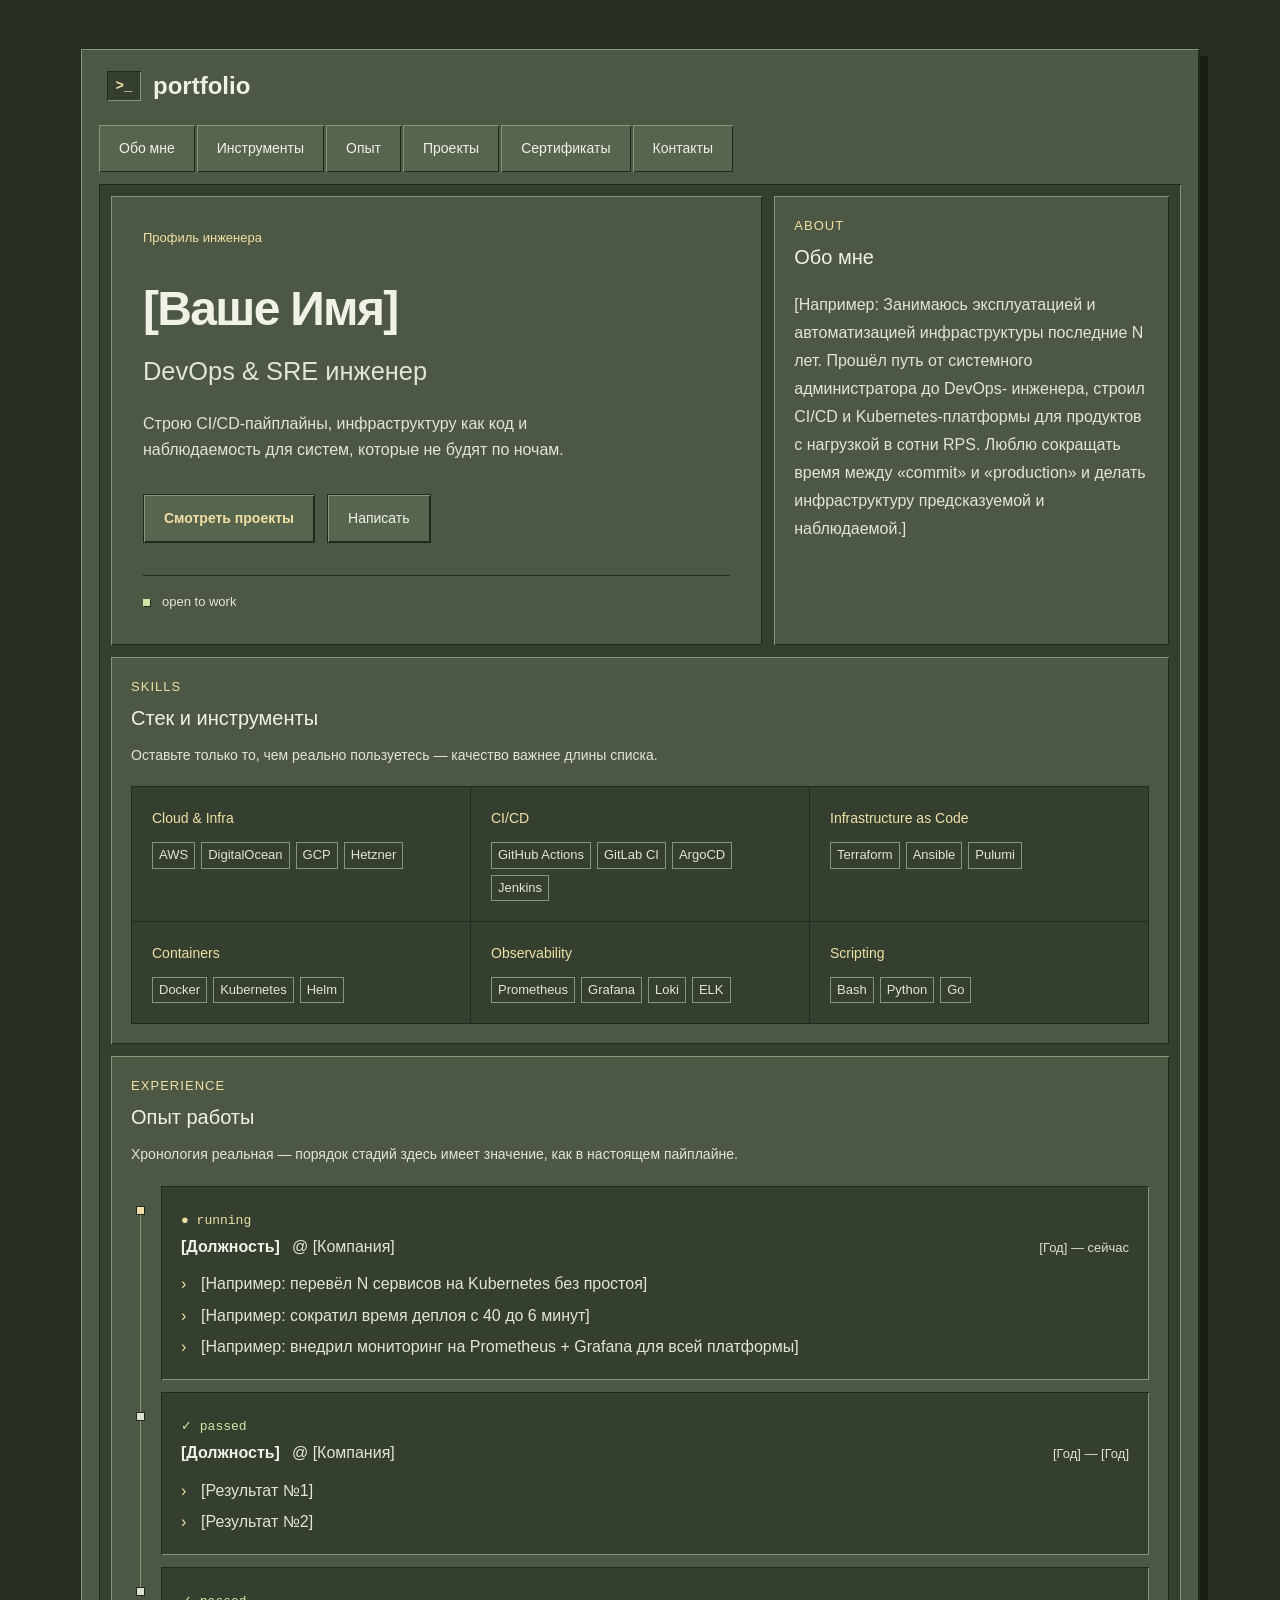
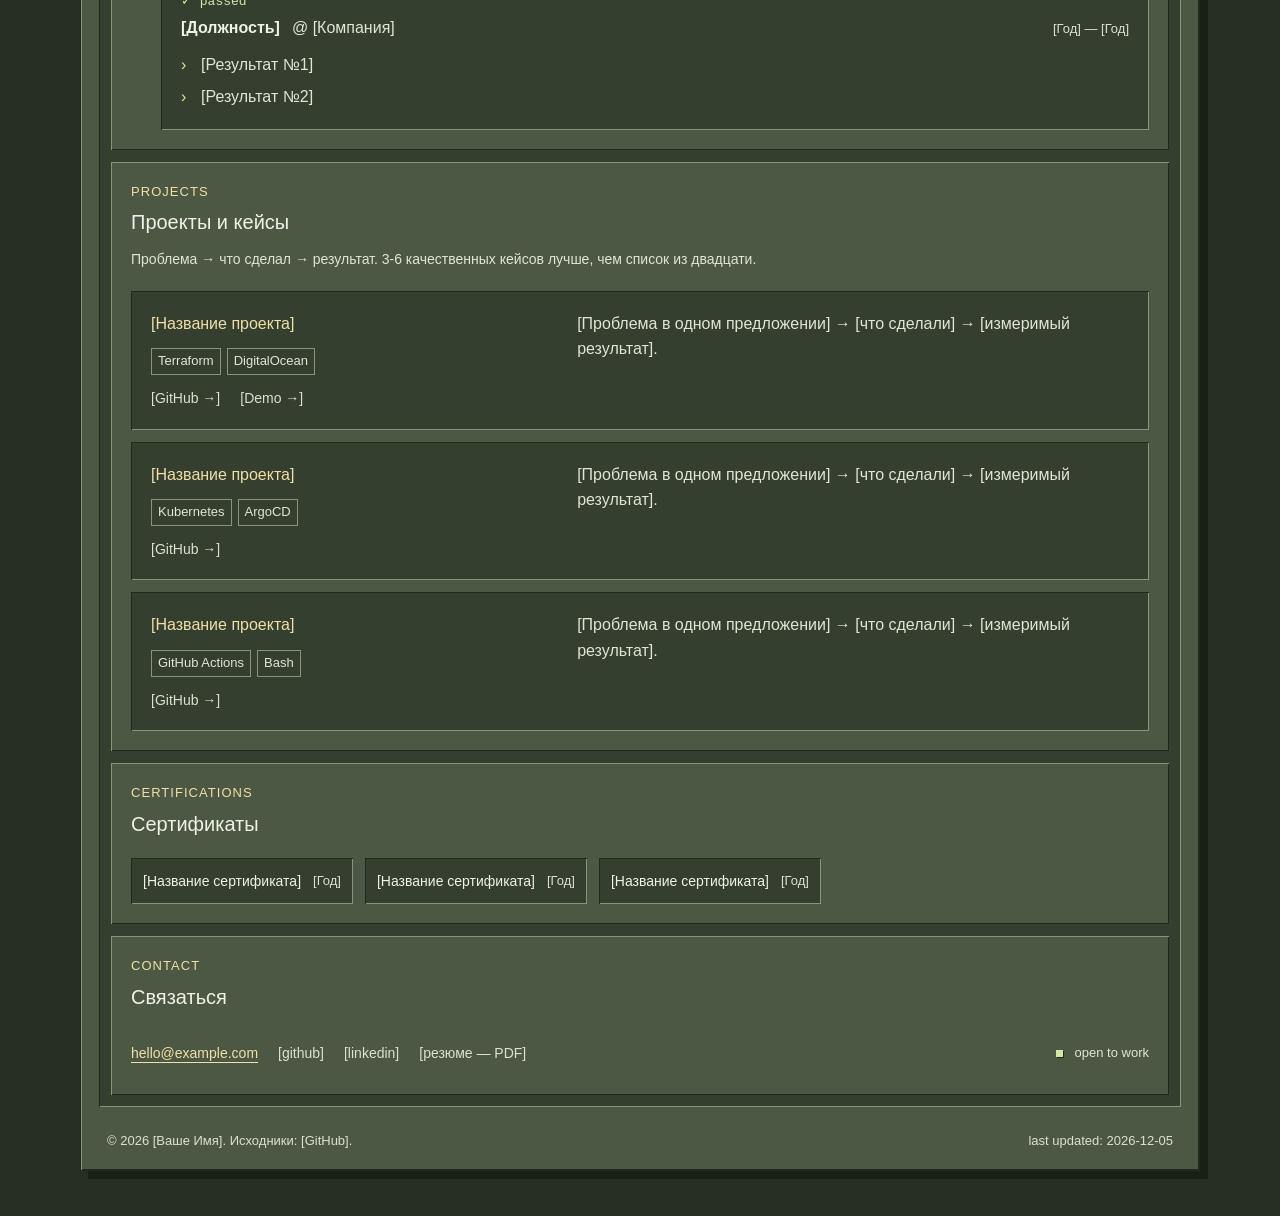
<file: docs/index.html>
<!DOCTYPE html>
<html lang="ru">
<head>
  <meta charset="UTF-8">
  <meta name="viewport" content="width=device-width, initial-scale=1.0">
  <title>[Ваше Имя] — DevOps / SRE инженер</title>
  <meta name="description" content="Портфолио [Ваше Имя] — DevOps-инженер: CI/CD, Kubernetes, Terraform, облачная инфраструктура.">
  <meta name="theme-color" content="#4c5844">

  <!-- Open Graph / соцсети -->
  <meta property="og:title" content="[Ваше Имя] — DevOps / SRE инженер">
  <meta property="og:description" content="CI/CD, Kubernetes, Terraform, облачная инфраструктура.">
  <meta property="og:type" content="website">
  <!-- TODO: обновите после привязки собственного домена -->
  <meta property="og:url" content="https://inemkovich.github.io/portfolio/">

  <link rel="icon" href="favicon.svg" type="image/svg+xml">
  <!-- Черновой контент пока не должен попадать в поисковую выдачу. -->
  <meta name="robots" content="noindex, nofollow">
  <link rel="stylesheet" href="assets/css/steam.css">
</head>
<body>

  <a class="skip-link" href="#main">Перейти к содержимому</a>

  <div class="client-window">
  <header class="nav">
    <div class="title-bar">
      <a href="#main" class="logo" aria-label="К началу портфолио">
        <span class="client-icon" aria-hidden="true">&gt;_</span>
        <span>portfolio</span>
      </a>
    </div>
    <nav aria-label="Разделы портфолио">
      <ul class="nav-links">
        <li><a href="#about">Обо мне</a></li>
        <li><a href="#skills">Инструменты</a></li>
        <li><a href="#experience">Опыт</a></li>
        <li><a href="#projects">Проекты</a></li>
        <li><a href="#certifications">Сертификаты</a></li>
        <li><a href="#contact">Контакты</a></li>
      </ul>
    </nav>
  </header>

  <main id="main">

    <!-- HERO -->
    <section class="hero wrap">
      <p class="hero-eyebrow">Профиль инженера</p>
      <h1>
        [Ваше Имя]<br>
        <span class="role">DevOps &amp; SRE инженер</span>
      </h1>
      <p class="hero-lede">
        <!-- TODO: одна фраза о фокусе, например: -->
        Строю CI/CD-пайплайны, инфраструктуру как код и наблюдаемость
        для систем, которые не будят по ночам.
      </p>
      <div class="hero-actions">
        <a href="#projects" class="btn btn-primary">Смотреть проекты</a>
        <a href="#contact" class="btn btn-ghost">Написать</a>
      </div>
      <div class="hero-status">
        <span class="status-chip"><span class="status-dot"></span> open to work</span>
      </div>
    </section>

    <!-- ABOUT -->
    <section id="about" class="wrap reveal">
      <div class="section-head">
        <p class="eyebrow">about</p>
        <h2>Обо мне</h2>
      </div>
      <p class="section-sub about-lede">
        <!-- TODO: замените на реальный текст, 3-5 предложений -->
        [Например: Занимаюсь эксплуатацией и автоматизацией инфраструктуры
        последние N лет. Прошёл путь от системного администратора до DevOps-
        инженера, строил CI/CD и Kubernetes-платформы для продуктов с
        нагрузкой в сотни RPS. Люблю сокращать время между «commit» и
        «production» и делать инфраструктуру предсказуемой и наблюдаемой.]
      </p>
    </section>

    <!-- SKILLS -->
    <section id="skills" class="wrap reveal">
      <div class="section-head">
        <p class="eyebrow">skills</p>
        <h2>Стек и инструменты</h2>
        <p class="section-sub">Оставьте только то, чем реально пользуетесь — качество важнее длины списка.</p>
      </div>
      <div class="skills-grid">
        <div class="skill-card">
          <p class="skill-card-label">Cloud &amp; Infra</p>
          <div class="tag-row">
            <span class="tag">AWS</span><span class="tag">DigitalOcean</span>
            <span class="tag">GCP</span><span class="tag">Hetzner</span>
          </div>
        </div>
        <div class="skill-card">
          <p class="skill-card-label">CI/CD</p>
          <div class="tag-row">
            <span class="tag">GitHub Actions</span><span class="tag">GitLab CI</span>
            <span class="tag">ArgoCD</span><span class="tag">Jenkins</span>
          </div>
        </div>
        <div class="skill-card">
          <p class="skill-card-label">Infrastructure as Code</p>
          <div class="tag-row">
            <span class="tag">Terraform</span><span class="tag">Ansible</span>
            <span class="tag">Pulumi</span>
          </div>
        </div>
        <div class="skill-card">
          <p class="skill-card-label">Containers</p>
          <div class="tag-row">
            <span class="tag">Docker</span><span class="tag">Kubernetes</span>
            <span class="tag">Helm</span>
          </div>
        </div>
        <div class="skill-card">
          <p class="skill-card-label">Observability</p>
          <div class="tag-row">
            <span class="tag">Prometheus</span><span class="tag">Grafana</span>
            <span class="tag">Loki</span><span class="tag">ELK</span>
          </div>
        </div>
        <div class="skill-card">
          <p class="skill-card-label">Scripting</p>
          <div class="tag-row">
            <span class="tag">Bash</span><span class="tag">Python</span>
            <span class="tag">Go</span>
          </div>
        </div>
      </div>
    </section>

    <!-- EXPERIENCE — pipeline run -->
    <section id="experience" class="wrap reveal">
      <div class="section-head">
        <p class="eyebrow">experience</p>
        <h2>Опыт работы</h2>
        <p class="section-sub">Хронология реальная — порядок стадий здесь имеет значение, как в настоящем пайплайне.</p>
      </div>

      <div class="pipeline">
        <!-- Текущее место — последний узел, отмечен как "running" -->
        <div class="pipeline-node is-current">
          <div class="pipeline-rail">
            <span class="pipeline-dot"></span>
            <span class="pipeline-line"></span>
          </div>
          <div class="pipeline-body">
            <span class="pipeline-status">● running</span>
            <div class="pipeline-meta">
              <span class="pipeline-role">[Должность]</span>
              <span class="pipeline-company">@ [Компания]</span>
              <span class="pipeline-period">[Год] — сейчас</span>
            </div>
            <ul>
              <li>[Например: перевёл N сервисов на Kubernetes без простоя]</li>
              <li>[Например: сократил время деплоя с 40 до 6 минут]</li>
              <li>[Например: внедрил мониторинг на Prometheus + Grafana для всей платформы]</li>
            </ul>
          </div>
        </div>

        <div class="pipeline-node">
          <div class="pipeline-rail">
            <span class="pipeline-dot"></span>
            <span class="pipeline-line"></span>
          </div>
          <div class="pipeline-body">
            <span class="pipeline-status">✓ passed</span>
            <div class="pipeline-meta">
              <span class="pipeline-role">[Должность]</span>
              <span class="pipeline-company">@ [Компания]</span>
              <span class="pipeline-period">[Год] — [Год]</span>
            </div>
            <ul>
              <li>[Результат №1]</li>
              <li>[Результат №2]</li>
            </ul>
          </div>
        </div>

        <div class="pipeline-node">
          <div class="pipeline-rail">
            <span class="pipeline-dot"></span>
            <span class="pipeline-line"></span>
          </div>
          <div class="pipeline-body">
            <span class="pipeline-status">✓ passed</span>
            <div class="pipeline-meta">
              <span class="pipeline-role">[Должность]</span>
              <span class="pipeline-company">@ [Компания]</span>
              <span class="pipeline-period">[Год] — [Год]</span>
            </div>
            <ul>
              <li>[Результат №1]</li>
              <li>[Результат №2]</li>
            </ul>
          </div>
        </div>
      </div>
    </section>

    <!-- PROJECTS -->
    <section id="projects" class="wrap reveal">
      <div class="section-head">
        <p class="eyebrow">projects</p>
        <h2>Проекты и кейсы</h2>
        <p class="section-sub">Проблема → что сделал → результат. 3-6 качественных кейсов лучше, чем список из двадцати.</p>
      </div>
      <div class="projects-grid">

        <article class="project-card">
          <div class="tag-row">
            <span class="tag">Terraform</span><span class="tag">DigitalOcean</span>
          </div>
          <h3 class="project-title">[Название проекта]</h3>
          <p class="project-desc">
            [Проблема в одном предложении] → [что сделали] → [измеримый результат].
          </p>
          <div class="project-links">
            <span class="placeholder-link">[GitHub →]</span>
            <span class="placeholder-link">[Demo →]</span>
          </div>
        </article>

        <article class="project-card">
          <div class="tag-row">
            <span class="tag">Kubernetes</span><span class="tag">ArgoCD</span>
          </div>
          <h3 class="project-title">[Название проекта]</h3>
          <p class="project-desc">
            [Проблема в одном предложении] → [что сделали] → [измеримый результат].
          </p>
          <div class="project-links">
            <span class="placeholder-link">[GitHub →]</span>
          </div>
        </article>

        <article class="project-card">
          <div class="tag-row">
            <span class="tag">GitHub Actions</span><span class="tag">Bash</span>
          </div>
          <h3 class="project-title">[Название проекта]</h3>
          <p class="project-desc">
            [Проблема в одном предложении] → [что сделали] → [измеримый результат].
          </p>
          <div class="project-links">
            <span class="placeholder-link">[GitHub →]</span>
          </div>
        </article>

      </div>
    </section>

    <!-- CERTIFICATIONS -->
    <section id="certifications" class="wrap reveal">
      <div class="section-head">
        <p class="eyebrow">certifications</p>
        <h2>Сертификаты</h2>
      </div>
      <div class="cert-row">
        <span class="cert-chip">[Название сертификата] <time>[Год]</time></span>
        <span class="cert-chip">[Название сертификата] <time>[Год]</time></span>
        <span class="cert-chip">[Название сертификата] <time>[Год]</time></span>
      </div>
    </section>

    <!-- CONTACT -->
    <section id="contact" class="wrap contact reveal">
      <div class="section-head">
        <p class="eyebrow">contact</p>
        <h2>Связаться</h2>
      </div>
      <div class="contact-grid">
        <div class="contact-links">
          <a href="#" id="emailLink">email</a>
          <span class="contact-placeholder">[github]</span>
          <span class="contact-placeholder">[linkedin]</span>
          <span class="contact-placeholder">[резюме — PDF]</span>
        </div>
        <span class="status-chip"><span class="status-dot"></span> open to work</span>
      </div>
    </section>

  </main>

  <footer class="wrap">
    <div class="footer-row">
      <span>© <span id="year"></span> [Ваше Имя]. Исходники: <span class="contact-placeholder">[GitHub]</span>.</span>
      <span id="lastDeployed"></span>
    </div>
  </footer>

  </div>

  <script src="assets/js/main.js"></script>
</body>
</html>
</file>
<file: docs/assets/css/steam.css>
/* Основной зелёный интерфейс в стиле раннего Steam / CS 1.6. */
:root {
  color-scheme: dark;
  --desktop: #262e24;
  --surface: #4c5844;
  --surface-raised: #58654e;
  --surface-inset: #343f30;
  --surface-selected: #46553b;
  --edge-light: #89957a;
  --edge-dark: #20291d;
  --text: #f0f1e7;
  --text-dim: #e0e5d6;
  --text-muted: #dce0d1;
  --accent: #f0dfa6;
  --status: #d0e8a4;
  --shadow: #182015;
  --font-ui: Tahoma, Verdana, Arial, sans-serif;
  --font-mono: "Lucida Console", Monaco, monospace;
  --fs-body: 1rem;
  --fs-label: 0.875rem;
  --fs-meta: 0.8125rem;
  --fs-title: clamp(2rem, 4vw, 3rem);
  --sp-xs: 0.375rem;
  --sp-sm: 0.75rem;
  --sp-md: 1.25rem;
  --sp-lg: 2rem;
  --sp-xl: 3rem;
  --max-width: 1120px;
  --bevel: inset 1px 1px var(--edge-light), inset -1px -1px var(--edge-dark);
  --inset: inset 1px 1px var(--edge-dark), inset -1px -1px var(--edge-light);
}

* { box-sizing: border-box; }
html { scroll-behavior: auto; }
body {
  margin: 0;
  padding: var(--sp-xl) var(--sp-md);
  background: var(--desktop);
  color: var(--text);
  font: var(--fs-body)/1.6 var(--font-ui);
}
a { color: inherit; text-decoration: none; }
button { font: inherit; }
img { display: block; max-width: 100%; }
h1, h2, h3, p, ul { margin: 0; }
ul { padding: 0; list-style: none; }
:focus-visible { outline: 2px solid var(--accent); outline-offset: 3px; }
::selection { background: var(--accent); color: var(--edge-dark); }

.client-window {
  max-width: var(--max-width);
  margin-inline: auto;
  padding: var(--sp-xs);
  background: var(--surface);
  border: 1px solid var(--edge-dark);
  box-shadow: var(--bevel), 8px 8px 0 var(--shadow);
}
.skip-link {
  position: absolute;
  top: var(--sp-sm);
  left: -10000px;
  padding: var(--sp-sm);
  background: var(--accent);
  color: var(--edge-dark);
  z-index: 10;
}
.skip-link:focus { left: var(--sp-md); }
.title-bar {
  display: flex;
  flex-wrap: wrap;
  align-items: center;
  justify-content: space-between;
  gap: var(--sp-sm);
  padding: var(--sp-sm) var(--sp-md) var(--sp-md);
}
.logo { display: flex; align-items: center; gap: var(--sp-sm); font-size: 1.5rem; font-weight: bold; }
.client-icon {
  display: grid;
  place-items: center;
  width: 34px;
  height: 30px;
  font: bold var(--fs-label) var(--font-mono);
  background: var(--surface-inset);
  color: var(--accent);
  box-shadow: var(--inset);
}
.design-link { font-size: var(--fs-label); color: var(--text-dim); text-decoration: underline; text-underline-offset: 3px; }
.design-link:hover { color: var(--accent); }
.nav-links { display: flex; flex-wrap: wrap; gap: 2px; padding: 0 var(--sp-sm); }
.nav-links a {
  display: block;
  min-height: 44px;
  padding: var(--sp-sm) var(--sp-md);
  font-size: var(--fs-label);
  background: var(--surface-raised);
  box-shadow: var(--bevel);
}
.nav-links a:hover, .nav-links a:focus-visible { background: var(--surface-inset); color: var(--accent); }
.nav-links a:active { box-shadow: var(--inset); }

main {
  display: grid;
  grid-template-columns: minmax(0, 1.65fr) minmax(0, 1fr);
  gap: var(--sp-sm);
  margin: var(--sp-sm);
  padding: var(--sp-sm);
  background: var(--surface-inset);
  box-shadow: var(--inset);
}
section {
  min-width: 0;
  grid-column: 1 / -1;
  padding: var(--sp-md);
  background: var(--surface);
  box-shadow: var(--bevel);
  scroll-margin-top: var(--sp-md);
}
.hero { grid-column: 1; padding: var(--sp-lg); }
#about { grid-column: 2; }
.section-head { margin-bottom: var(--sp-md); }
.eyebrow, .hero-eyebrow {
  font-size: var(--fs-meta);
  color: var(--accent);
  margin-bottom: var(--sp-xs);
}
.eyebrow { text-transform: uppercase; letter-spacing: 0.08em; }
h2 { font-size: 1.25rem; line-height: 1.4; font-weight: normal; }
.section-sub { color: var(--text-dim); margin-top: var(--sp-sm); }
.section-head .section-sub { font-size: var(--fs-label); }
.about-lede { font-size: var(--fs-body); line-height: 1.75; }
.hero h1 { margin-top: var(--sp-lg); font-size: var(--fs-title); line-height: 1.15; letter-spacing: -0.035em; }
.hero .role { display: inline-block; font-size: 0.53em; letter-spacing: 0; font-weight: normal; margin-top: var(--sp-sm); color: var(--text-dim); }
.hero-lede { margin-top: var(--sp-md); max-width: 48ch; color: var(--text-dim); }
.hero-actions { display: flex; flex-wrap: wrap; gap: var(--sp-sm); margin-top: var(--sp-lg); }
.btn {
  display: inline-flex;
  align-items: center;
  justify-content: center;
  min-height: 44px;
  padding: var(--sp-sm) var(--sp-md);
  font-size: var(--fs-label);
  background: var(--surface-raised);
  border: 1px solid var(--edge-dark);
  box-shadow: var(--bevel);
}
.btn-primary { color: var(--accent); font-weight: bold; }
.btn:hover { background: var(--surface-selected); }
.btn:active { box-shadow: var(--inset); }
.hero-status { margin-top: var(--sp-lg); border-top: 1px solid var(--edge-dark); padding-top: var(--sp-sm); }
.status-chip { display: inline-flex; align-items: center; gap: var(--sp-sm); color: var(--text-dim); font-size: var(--fs-meta); }
.status-dot { width: 7px; height: 7px; background: var(--status); box-shadow: 1px 1px var(--edge-dark); }

.skills-grid { display: grid; grid-template-columns: repeat(3, minmax(0, 1fr)); gap: 1px; padding: 1px; background: var(--edge-dark); }
.skill-card { padding: var(--sp-md); background: var(--surface-inset); }
.skill-card-label { margin-bottom: var(--sp-sm); color: var(--accent); font-size: var(--fs-label); }
.tag-row { display: flex; flex-wrap: wrap; gap: var(--sp-xs); }
.tag { padding: 2px var(--sp-xs); font-size: var(--fs-meta); color: var(--text-dim); border: 1px solid var(--edge-light); }

.pipeline { display: grid; gap: var(--sp-sm); }
.pipeline-node { display: grid; grid-template-columns: 18px minmax(0, 1fr); gap: var(--sp-sm); }
.pipeline-rail { display: flex; justify-content: center; position: relative; }
.pipeline-dot { width: 9px; height: 9px; margin-top: var(--sp-md); background: var(--text-muted); border: 1px solid var(--edge-dark); z-index: 1; }
.is-current .pipeline-dot { background: var(--accent); }
.pipeline-line { position: absolute; width: 1px; background: var(--edge-light); top: var(--sp-md); bottom: calc(-1 * var(--sp-lg)); }
.pipeline-node:last-child .pipeline-line { display: none; }
.pipeline-body { min-width: 0; padding: var(--sp-md); background: var(--surface-inset); box-shadow: var(--inset); }
.pipeline-status { display: inline-block; margin-bottom: var(--sp-xs); color: var(--status); font: var(--fs-meta) var(--font-mono); }
.is-current .pipeline-status { color: var(--accent); }
.pipeline-meta { display: flex; flex-wrap: wrap; align-items: baseline; gap: var(--sp-xs) var(--sp-sm); }
.pipeline-role { font-weight: bold; }
.pipeline-company { color: var(--text-dim); }
.pipeline-period { margin-left: auto; color: var(--text-muted); font-size: var(--fs-meta); }
.pipeline-body ul { display: grid; gap: var(--sp-xs); margin-top: var(--sp-sm); color: var(--text-dim); }
.pipeline-body li { padding-left: var(--sp-md); position: relative; }
.pipeline-body li::before { content: "›"; position: absolute; left: 0; color: var(--accent); }

.projects-grid { display: grid; gap: var(--sp-sm); }
.project-card { display: grid; grid-template-columns: minmax(0, 1fr) minmax(0, 1.4fr); gap: var(--sp-sm) var(--sp-lg); padding: var(--sp-md); background: var(--surface-inset); box-shadow: var(--inset); }
.project-title { grid-column: 1; grid-row: 1; font-size: var(--fs-body); font-weight: normal; color: var(--accent); }
.project-card .tag-row { grid-column: 1; }
.project-desc { grid-column: 2; grid-row: 1 / 3; color: var(--text-dim); }
.project-links { display: flex; flex-wrap: wrap; gap: var(--sp-md); grid-column: 1 / -1; font-size: var(--fs-label); }
.project-links a { color: var(--accent); text-decoration: underline; }
.placeholder-link, .contact-placeholder { color: var(--text-muted); }
.cert-row { display: flex; flex-wrap: wrap; gap: var(--sp-sm); }
.cert-chip { display: flex; flex-wrap: wrap; align-items: center; gap: var(--sp-sm); padding: var(--sp-sm); background: var(--surface-inset); box-shadow: var(--inset); font-size: var(--fs-label); }
.cert-chip time { color: var(--text-muted); font-size: var(--fs-meta); }
.contact-grid { display: flex; flex-wrap: wrap; align-items: center; justify-content: space-between; gap: var(--sp-md); }
.contact-links { display: flex; flex-wrap: wrap; align-items: center; gap: var(--sp-md); font-size: var(--fs-label); }
.contact-links a { min-height: 44px; display: inline-flex; align-items: center; color: var(--accent); text-decoration: underline; text-underline-offset: 4px; }
footer { padding: var(--sp-sm) var(--sp-md); }
.footer-row { display: flex; flex-wrap: wrap; justify-content: space-between; gap: var(--sp-sm); color: var(--text-muted); font-size: var(--fs-meta); }

@media (max-width: 850px) {
  body { padding: var(--sp-md) var(--sp-sm); }
  main { grid-template-columns: minmax(0, 1fr); }
  .hero, #about { grid-column: 1; }
  .skills-grid { grid-template-columns: repeat(2, minmax(0, 1fr)); }
}
@media (max-width: 520px) {
  body { padding: var(--sp-xs); }
  .client-window { box-shadow: var(--bevel); }
  .title-bar { padding-inline: var(--sp-sm); }
  .nav-links { display: grid; grid-template-columns: repeat(2, minmax(0, 1fr)); }
  .nav-links a { padding-inline: var(--sp-sm); }
  main { margin: var(--sp-xs); padding: var(--sp-xs); }
  section, .hero { padding: var(--sp-md); }
  .hero h1 { margin-top: var(--sp-md); }
  .skills-grid { grid-template-columns: minmax(0, 1fr); }
  .project-card { grid-template-columns: minmax(0, 1fr); gap: var(--sp-sm); }
  .project-card > * { grid-column: 1; grid-row: auto; }
  .project-title { order: -1; }
  .pipeline-node { grid-template-columns: minmax(0, 1fr); }
  .pipeline-rail { display: none; }
  .pipeline-period { margin-left: 0; }
  .hero-actions .btn { flex: 1 1 auto; }
}

@media (prefers-reduced-motion: reduce) {
  *, *::before, *::after { scroll-behavior: auto; animation: none; transition: none; }
}
</file>
